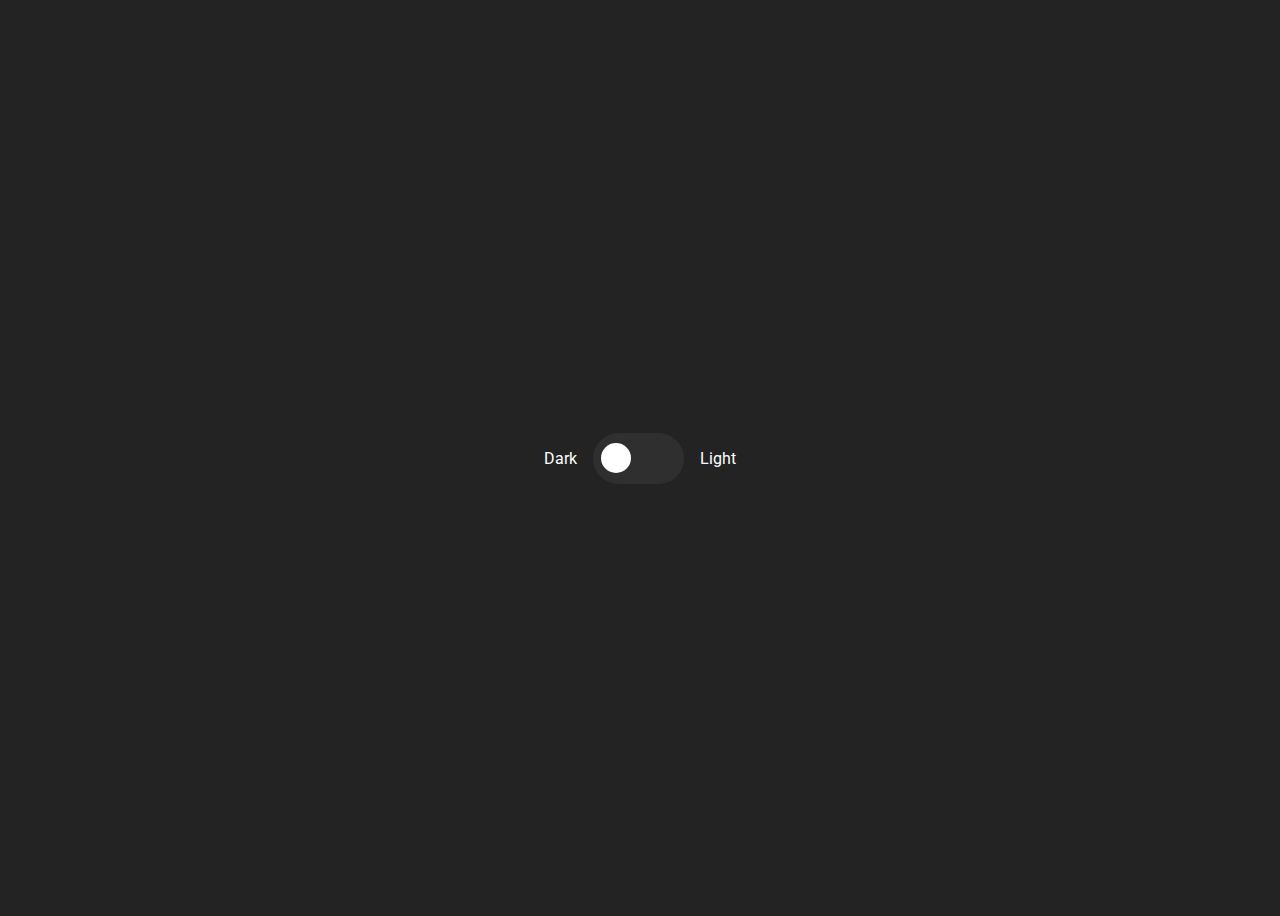
<file: Coursework_Chapter 1/Final project files/index.html>
<!DOCTYPE html>
<html lang="en">
<head>
    <meta charset="UTF-8">
    <meta http-equiv="X-UA-Compatible" content="IE=edge">
    <meta name="viewport" content="width=device-width, initial-scale=1.0">
    <title>Document</title>
    <link rel="preconnect" href="https://fonts.googleapis.com">
    <link rel="preconnect" href="https://fonts.gstatic.com" crossorigin>
    <link href="https://fonts.googleapis.com/css2?family=Roboto:wght@300&display=swap" rel="stylesheet">
    <link rel="stylesheet" href="css/main.css">
</head>
<body>
    <div class="container">
        <p class="label">Dark</p>
        <div class="switch" id="switch">
            <div class="handle" id="handle"></div>
        </div>
        <p class="label">Light</p>
    </div>

    <script>

        const switchBtn = document.getElementById('switch')
        const handle = document.getElementById('handle')
        //let switchStatus = 0; // 0 is dark, 1 is light
        let switchStatus = false; // false is dark, true is light

        switchBtn.addEventListener('click', toggleMode)

        function toggleMode() {
            if (!switchStatus) {
                switchStatus = true; // 0 otherwise
                document.documentElement.style.setProperty('--background-color', 'white')
                document.documentElement.style.setProperty('--text-color', 'black')
                handle.classList.add('move-right')
            } else {
                switchStatus = false; // 1 otherwise
                document.documentElement.style.setProperty('--background-color', '#232323')
                document.documentElement.style.setProperty('--text-color', 'white')
                handle.classList.remove('move-right')
            }
        }

    </script>
</body>
</html>
</file>
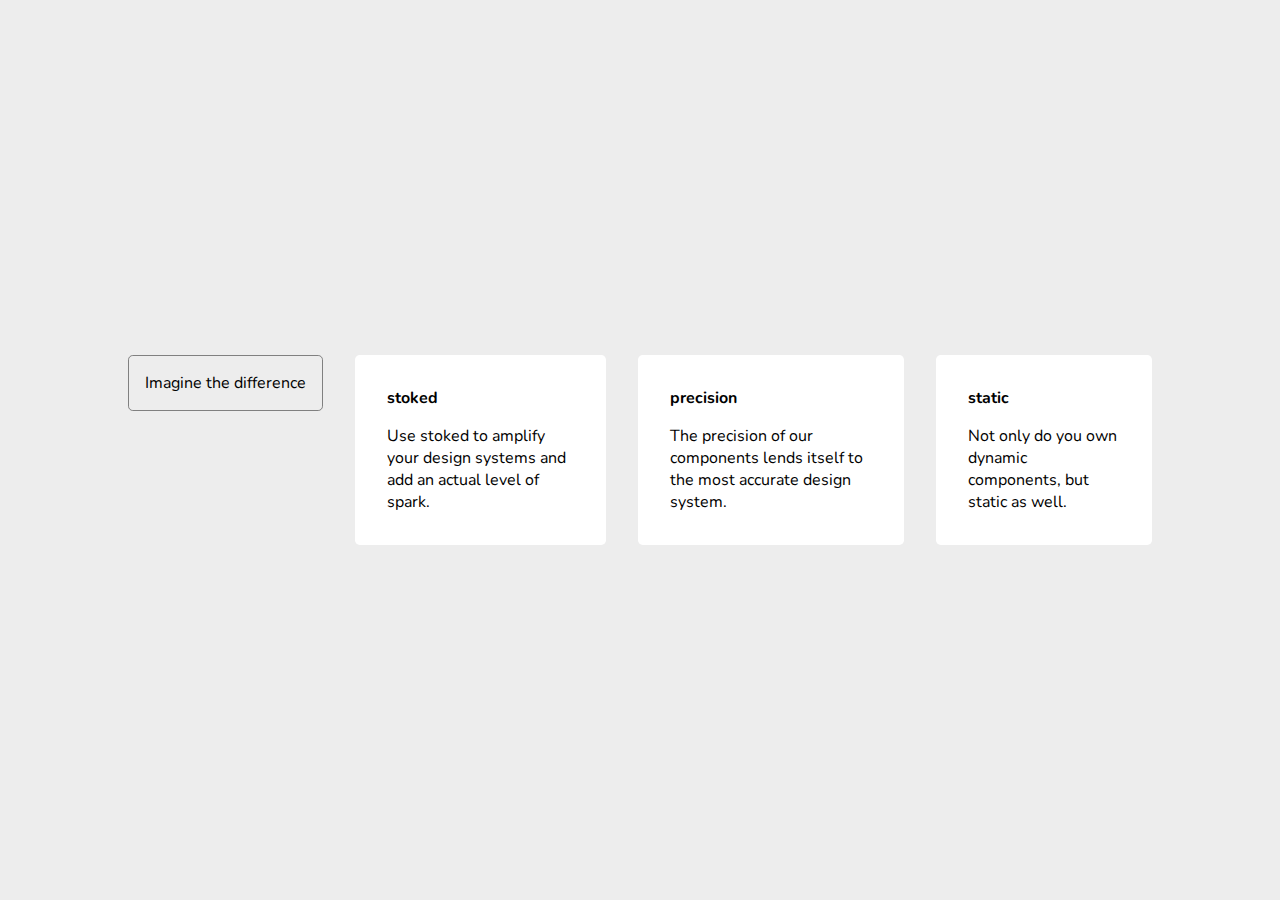
<file: Coursework_Chapter 1/Hover Cards/index.html>
<!DOCTYPE html>
<html lang="en">
<head>
    <meta charset="UTF-8">
    <meta http-equiv="X-UA-Compatible" content="IE=edge">
    <meta name="viewport" content="width=device-width, initial-scale=1.0">
    <title>Document</title>
    <link rel="preconnect" href="https://fonts.googleapis.com">
    <link rel="preconnect" href="https://fonts.gstatic.com" crossorigin>
    <link href="https://fonts.googleapis.com/css2?family=Nunito:wght@300;700&display=swap" rel="stylesheet">
    <link rel="stylesheet" href="css/main.css">
</head>
<body>
    <div class="container">
        <div class="btn-container">
            <a href="#" class="cta">Imagine the difference</a>
        </div>

        <ul>
            <li id="card1">
                <strong>stoked</strong>
                <p>Use stoked to amplify your design systems and add an actual level of spark.</p>
            </li>
            <li id="card2">
                <strong>precision</strong>
                <p>The precision of our components lends itself to the most accurate design system.</p>
            </li>
            <li id="card3">
                <strong>static</strong>
                <p>Not only do you own dynamic components, but static as well.</p>
            </li>
        </ul>
    </div>

    <script>
        const myArr = ['a', 'b', 'c', 'd', 'e', 'f', 'g', 'h', 'i', 'j']
        console.log(myArr)
        console.log(myArr[3])

        myArr.forEach(item => { 
            console.log(item)
        })

            const cards2 = [document.getElementById('card1'), document.getElementById('card2'), document.getElementById('card3')]

            cards2.forEach(item => { 
                item.style.transform = 'translateY(0)'
            })

            console.log(cards2)
            
            const cta = document.querySelector('.cta')
            const cards = document.querySelectorAll('li')
            let startTime = 0;
            let timeOffset = 100;

            console.log(cards)


            cta.addEventListener('mouseover', () => {
                cards2.forEach(card => {
                    card.style.transitionDelay = startTime + 'ms';
                    card.style.transform = 'translateY(0)'
                    startTime += timeOffset;
                    if (startTime >= 300)
                        startTime = 0;
                })
            })

            cta.addEventListener('mouseout', () => {
                cards2.forEach(card => {
                    card.style.transitionDelay = startTime + 'ms';
                    card.style.transform = 'translateY(-100%)'
                    startTime += timeOffset;
                    if (startTime >= 300)
                        startTime = 0;
                })
            })

            




/*
        const cta = document.querySelector('.cta')
        const cards = document.querySelectorAll('li')
        let startTime = 50
        let timeOffset = 100
        
        function cardReveal(enterOrLeave) {
            cards.forEach(card => {
                setTimeout(() => {
                    if(enterOrLeave === 'enter')
                        card.classList.add('animate')
                    else
                        card.classList.remove('animate')
                }, startTime)
                startTime += timeOffset
                
                if(startTime === 350)
                    startTime = 50
            })
        }

        cta.addEventListener('mouseenter', () => cardReveal('enter'))
        cta.addEventListener('mouseout', () => cardReveal('leave'))
        */





    </script>

</body>
</html>
</file>
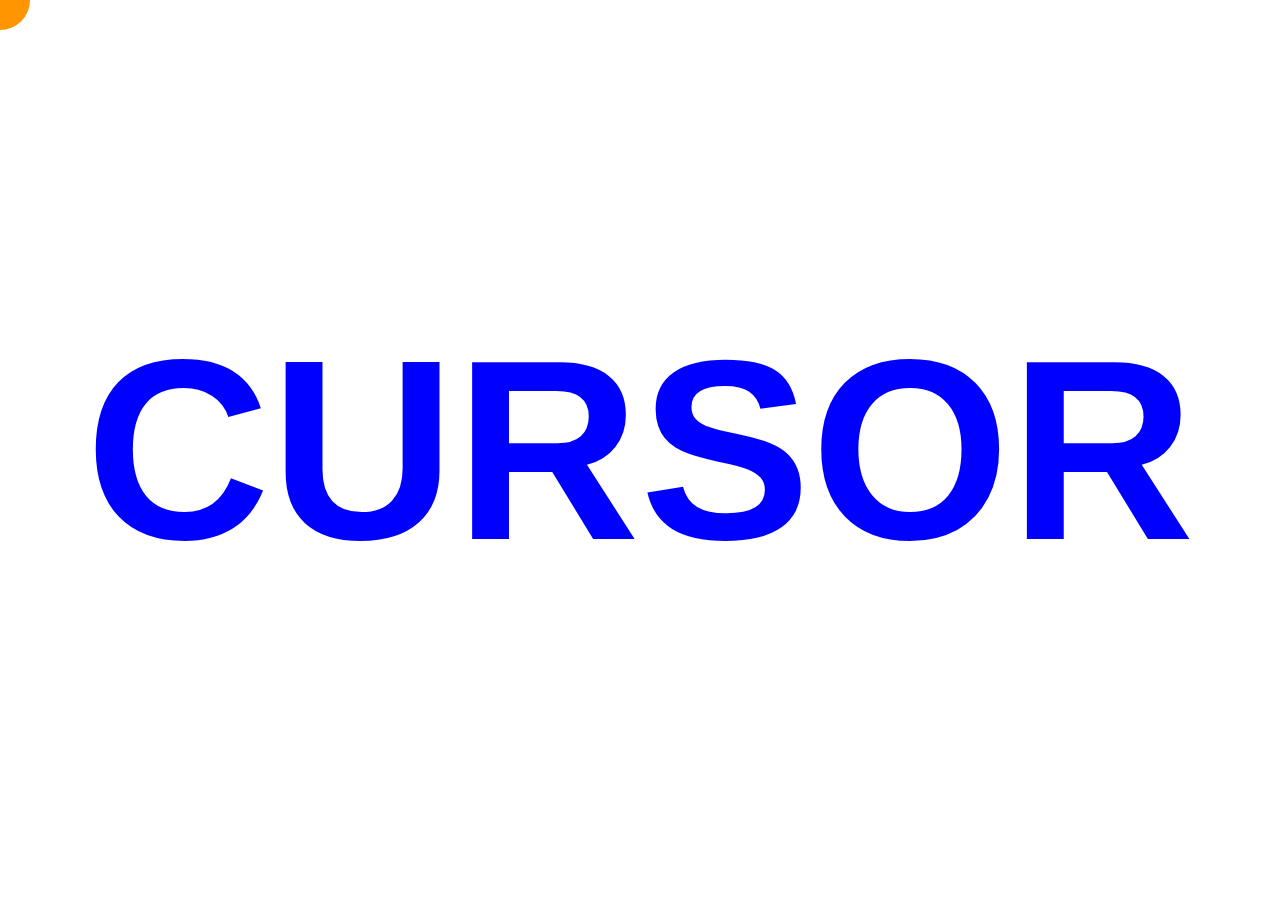
<file: Coursework_Chapter 1/Cursor Follow/After/index.html>
<!DOCTYPE html>
<html lang="en">
<head>
    <meta charset="UTF-8">
    <meta name="viewport" content="width=device-width, initial-scale=1.0">
    <title>Document</title>
    <link rel="stylesheet" href="css/main.css">
</head>
<body>
    <div id="cursor"></div>

    <h1>CURSOR</h1>

    <script>

        const cursor = document.getElementById('cursor');

        // get the dimensions of the cursor
        let cursorWidth = cursor.offsetWidth;
        let cursorHeight = cursor.offsetHeight;

        let settings = {
            mouseX: 0,
            mouseY: 0,
            xPos: 0,
            yPos: 0,
            speed: 15 // speed factor
        };

        function animate() {
            settings.xPos += (settings.mouseX - settings.xPos) / settings.speed;
            settings.yPos += (settings.mouseY - settings.yPos) / settings.speed;

            // use transform to change the position and center the cursor
            cursor.style.transform = `translate(${settings.xPos - cursorWidth / 2}px, ${settings.yPos - cursorHeight / 2}px)`;


            requestAnimationFrame(animate);
        }

        animate();

        document.addEventListener('mousemove', function(e) {
            settings.mouseX = e.pageX;
            settings.mouseY = e.pageY;
        });



    </script>
</body>
</html>
</file>
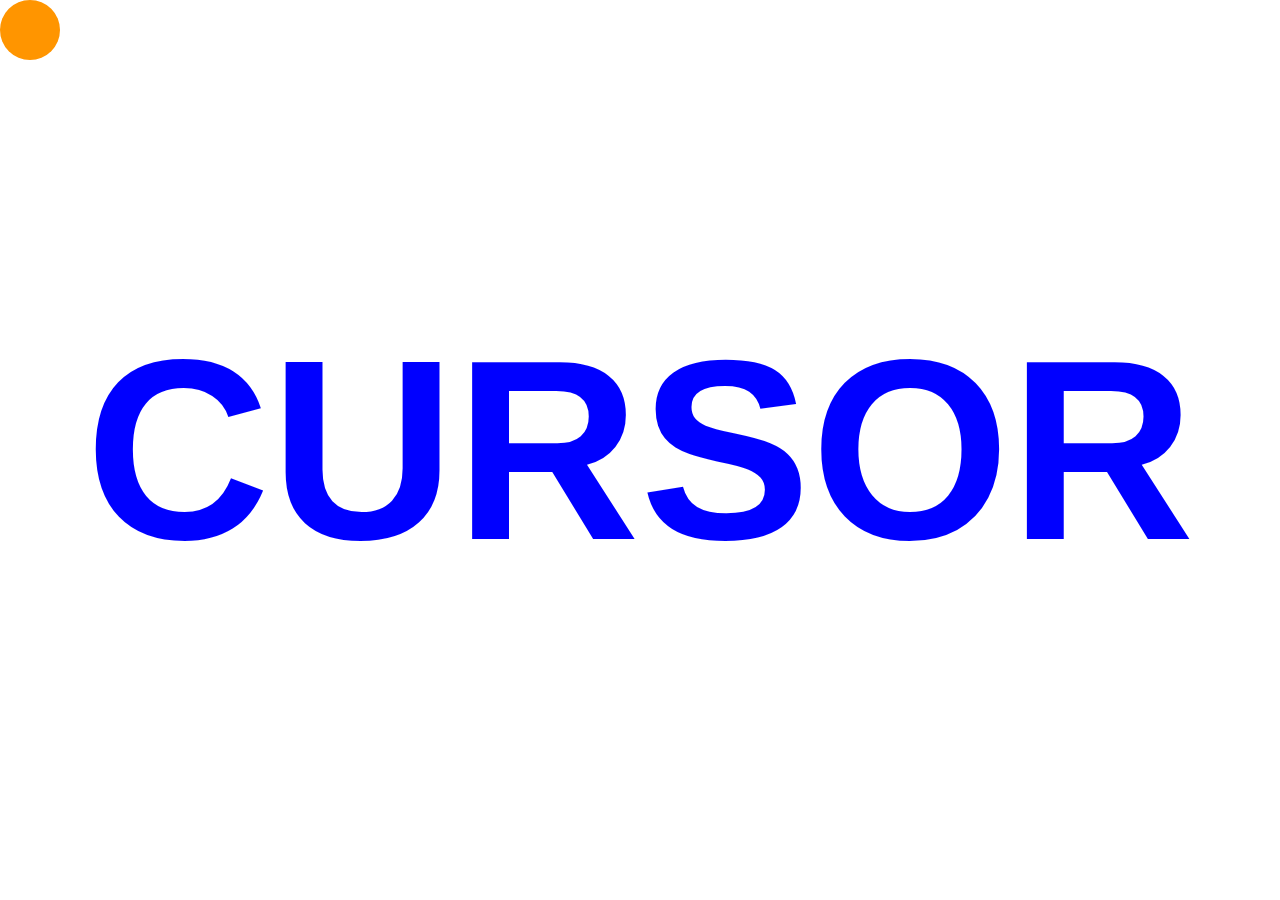
<file: Coursework_Chapter 1/Cursor Follow/Before/index.html>
<!DOCTYPE html>
<html lang="en">
<head>
    <meta charset="UTF-8">
    <meta name="viewport" content="width=device-width, initial-scale=1.0">
    <title>Document</title>
    <link rel="stylesheet" href="css/main.css">
</head>
<body>
    <div id="cursor"></div>

    <h1>CURSOR</h1>

    <script>

    </script>
</body>
</html>
</file>
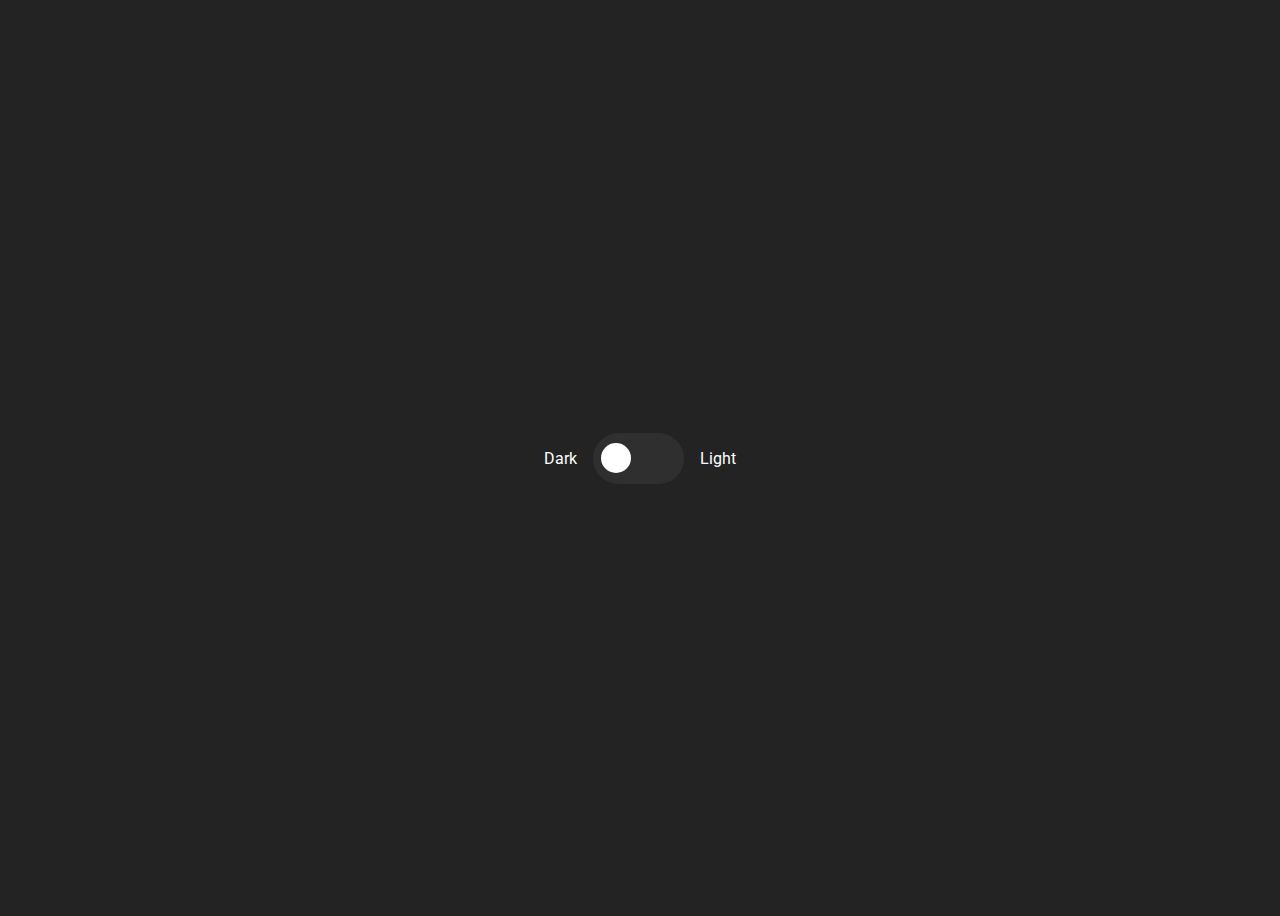
<file: Coursework_Chapter 1/2 - Dark Mode Toggle/Lesson 1/after/index.html>
<!DOCTYPE html>
<html lang="en">
<head>
    <meta charset="UTF-8">
    <meta http-equiv="X-UA-Compatible" content="IE=edge">
    <meta name="viewport" content="width=device-width, initial-scale=1.0">
    <title>Document</title>
    <link rel="preconnect" href="https://fonts.googleapis.com">
    <link rel="preconnect" href="https://fonts.gstatic.com" crossorigin>
    <link href="https://fonts.googleapis.com/css2?family=Roboto:wght@300&display=swap" rel="stylesheet">
    <link rel="stylesheet" href="css/main.css">
</head>
<body>

    <div class="container">
        <p class="label">Dark</p>
        <div class="switch" id="switch">
            <div class="handle" id="handle"></div>
        </div>
        <p class="label">Light</p>
    </div>

    <script>

        const switchBtn = document.getElementById('switch')
        const handle = document.getElementById('handle')
        let switchStatus = 0; // 0 is dark, 1 is light

        switchBtn.addEventListener('click', toggleMode)

        function toggleMode() {
            
        }



    </script>
</body>
</html>
</file>
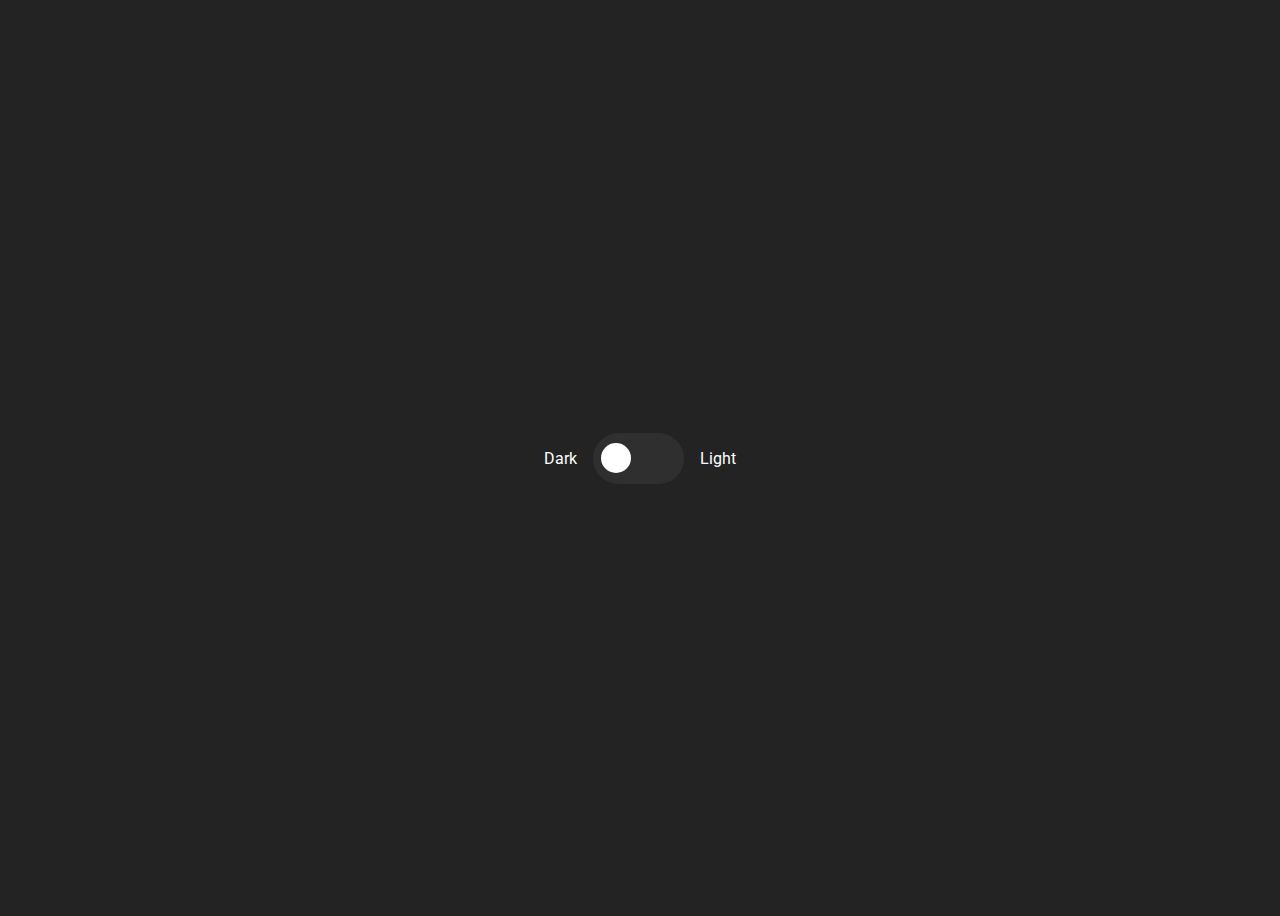
<file: Coursework_Chapter 1/2 - Dark Mode Toggle/Lesson 1/before/index.html>
<!DOCTYPE html>
<html lang="en">
<head>
    <meta charset="UTF-8">
    <meta http-equiv="X-UA-Compatible" content="IE=edge">
    <meta name="viewport" content="width=device-width, initial-scale=1.0">
    <title>Document</title>
    <link rel="preconnect" href="https://fonts.googleapis.com">
    <link rel="preconnect" href="https://fonts.gstatic.com" crossorigin>
    <link href="https://fonts.googleapis.com/css2?family=Roboto:wght@300&display=swap" rel="stylesheet">
    <link rel="stylesheet" href="css/main.css">
</head>
<body>

    <div class="container">
        <p class="label">Dark</p>
        <div class="switch" id="switch">
            <div class="handle" id="handle"></div>
        </div>
        <p class="label">Light</p>
    </div>

    <script>
         const switchBtn = document.getElementById('switch');
         const handle = document.getElementById('handle');
         let switchStatus = 0; //0 is dark 1 is light
         switchBtn.addEventListener('click', toggleMode)
         function toggleMode() {
            console.log('Hi')
         }
    </script>
</body>
</html>
</file>
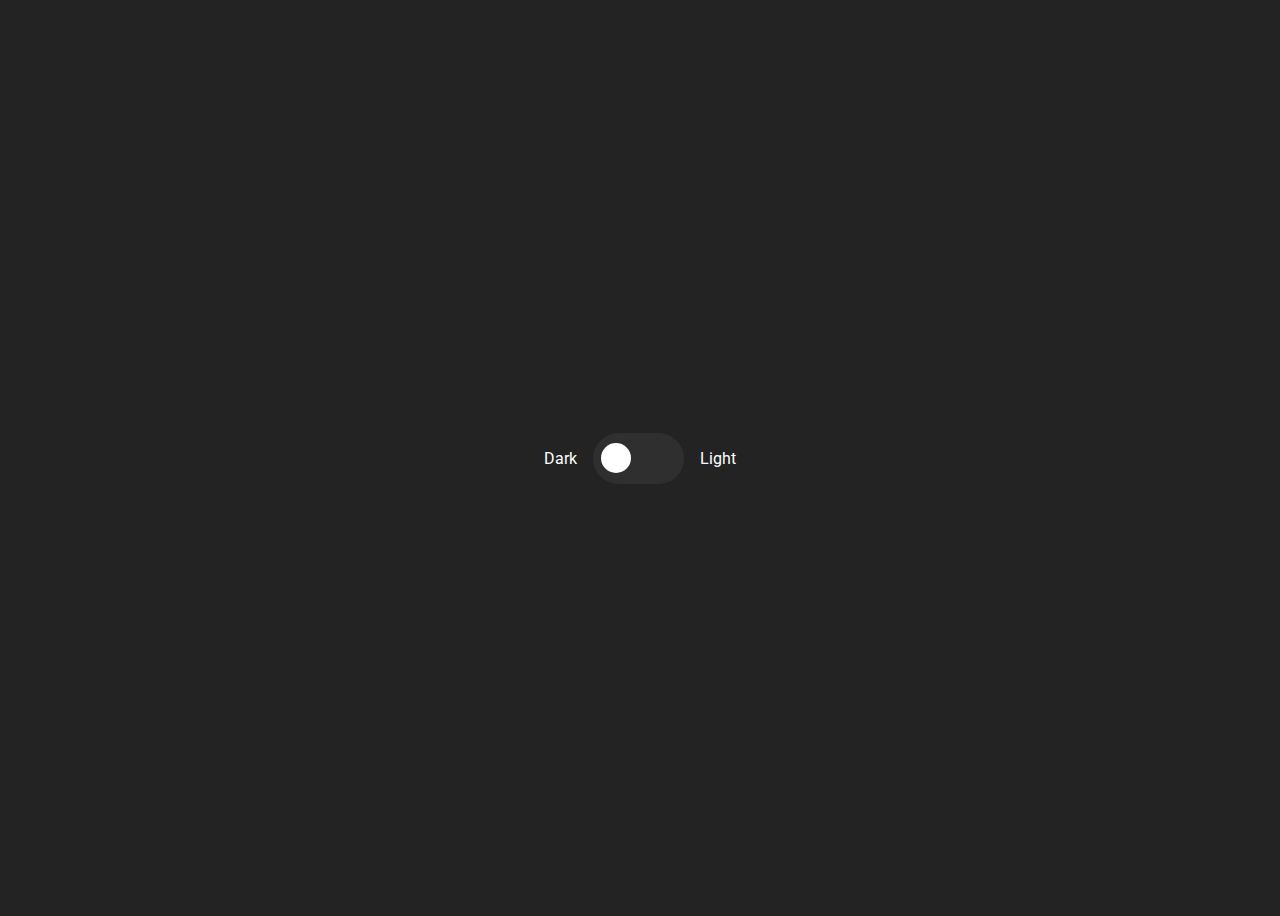
<file: Coursework_Chapter 1/2 - Dark Mode Toggle/Lesson 2/after/index.html>
<!DOCTYPE html>
<html lang="en">
<head>
    <meta charset="UTF-8">
    <meta http-equiv="X-UA-Compatible" content="IE=edge">
    <meta name="viewport" content="width=device-width, initial-scale=1.0">
    <title>Document</title>
    <link rel="preconnect" href="https://fonts.googleapis.com">
    <link rel="preconnect" href="https://fonts.gstatic.com" crossorigin>
    <link href="https://fonts.googleapis.com/css2?family=Roboto:wght@300&display=swap" rel="stylesheet">
    <link rel="stylesheet" href="css/main.css">
</head>
<body>

    <div class="container">
        <p class="label">Dark</p>
        <div class="switch" id="switch">
            <div class="handle" id="handle"></div>
        </div>
        <p class="label">Light</p>
    </div>

    <script>

        const switchBtn = document.getElementById('switch')
        const handle = document.getElementById('handle')
        let switchStatus = 0; // 0 is dark, 1 is light

        switchBtn.addEventListener('click', toggleMode)

        function toggleMode() {
            if (switchStatus === 0) {
                document.documentElement.style.setProperty('--background-color', 'white')
                document.documentElement.style.setProperty('--text-color', 'black')
                switchStatus = 1
            } else {
                switchStatus = 0
                document.documentElement.style.setProperty('--background-color', '#232323')
                document.documentElement.style.setProperty('--text-color', 'white')
            }
        }



    </script>
</body>
</html>
</file>
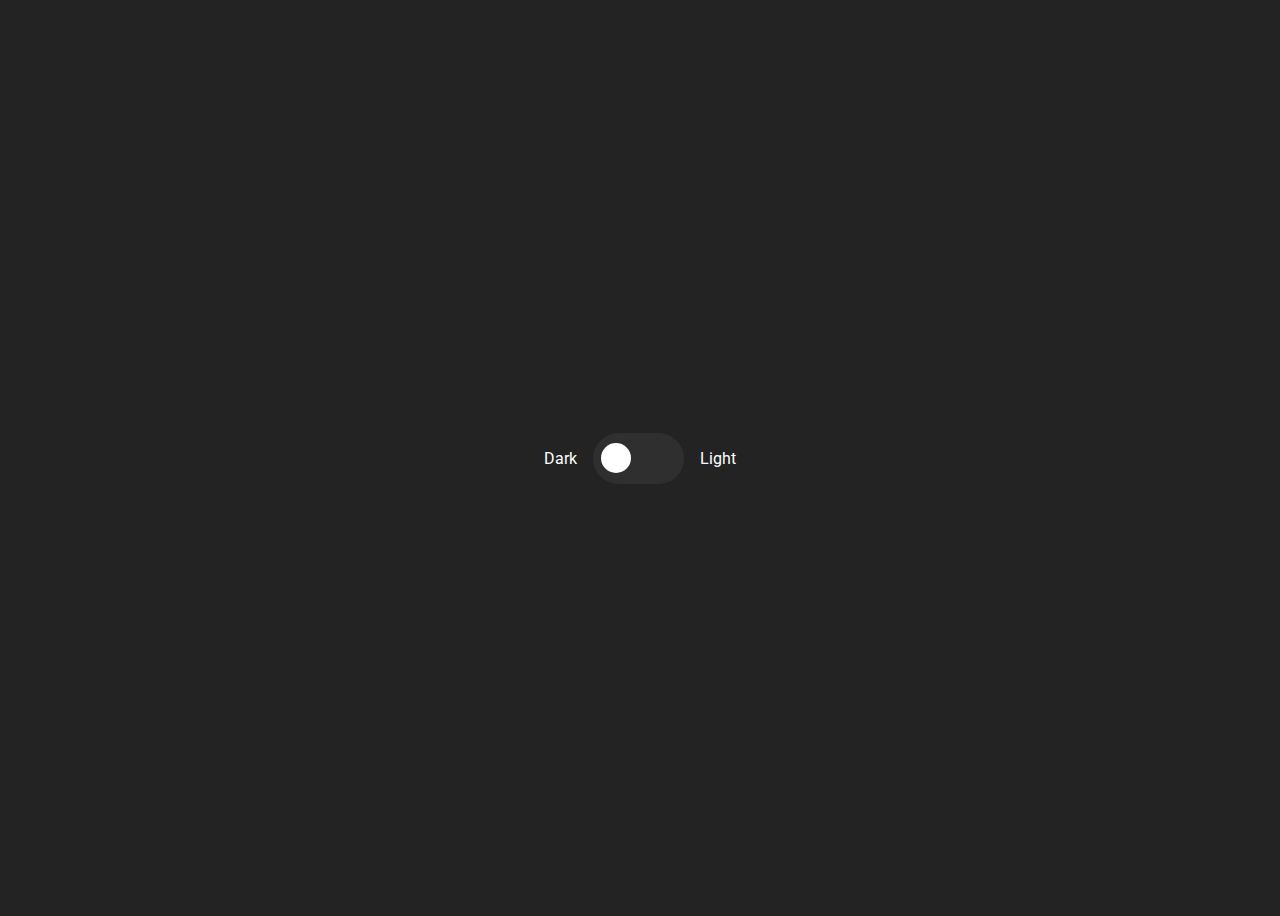
<file: Coursework_Chapter 1/2 - Dark Mode Toggle/Lesson 2/before/index.html>
<!DOCTYPE html>
<html lang="en">
<head>
    <meta charset="UTF-8">
    <meta http-equiv="X-UA-Compatible" content="IE=edge">
    <meta name="viewport" content="width=device-width, initial-scale=1.0">
    <title>Document</title>
    <link rel="preconnect" href="https://fonts.googleapis.com">
    <link rel="preconnect" href="https://fonts.gstatic.com" crossorigin>
    <link href="https://fonts.googleapis.com/css2?family=Roboto:wght@300&display=swap" rel="stylesheet">
    <link rel="stylesheet" href="css/main.css">
</head>
<body>

    <div class="container">
        <p class="label">Dark</p>
        <div class="switch" id="switch">
            <div class="handle" id="handle"></div>
        </div>
        <p class="label">Light</p>
    </div>

    <script>

        const switchBtn = document.getElementById('switch')
        const handle = document.getElementById('handle')
        let switchStatus = 0; // 0 is dark, 1 is light

        switchBtn.addEventListener('click', toggleMode)

        function toggleMode() {
            if (switchStatus === 0 ) {
                document.documentElement.style.setProperty('--background-color','white');
                document.documentElement.style.setProperty('--text-color','black');
                switchStatus = 1;
            } else {
                document.documentElement.style.setProperty('--background-color','#232323');
                document.documentElement.style.setProperty('--text-color','white');
                switchStatus = 0;
            }
        }

        

    </script>
</body>
</html>
</file>
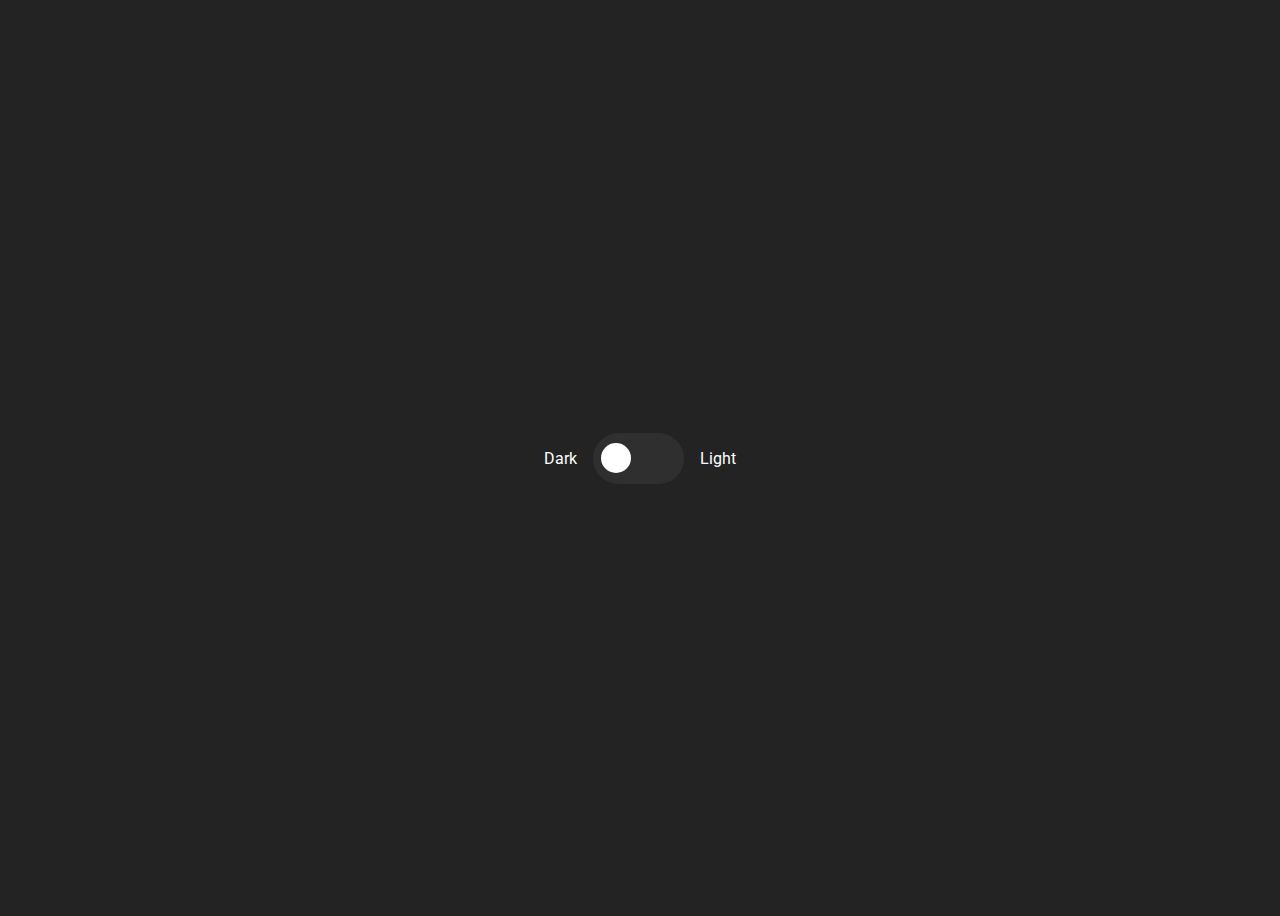
<file: Coursework_Chapter 1/2 - Dark Mode Toggle/Lesson 3/after/index.html>
<!DOCTYPE html>
<html lang="en">
<head>
    <meta charset="UTF-8">
    <meta http-equiv="X-UA-Compatible" content="IE=edge">
    <meta name="viewport" content="width=device-width, initial-scale=1.0">
    <title>Document</title>
    <link rel="preconnect" href="https://fonts.googleapis.com">
    <link rel="preconnect" href="https://fonts.gstatic.com" crossorigin>
    <link href="https://fonts.googleapis.com/css2?family=Roboto:wght@300&display=swap" rel="stylesheet">
    <link rel="stylesheet" href="css/main.css">
</head>
<body>

    <div class="container">
        <p class="label">Dark</p>
        <div class="switch" id="switch">
            <div class="handle" id="handle"></div>
        </div>
        <p class="label">Light</p>
    </div>

    <script>

        const switchBtn = document.getElementById('switch')
        const handle = document.getElementById('handle')
        //let switchStatus = 0; // 0 is dark, 1 is light
        let switchStatus = false;

        switchBtn.addEventListener('click', toggleMode)

        function toggleMode() {
            if (!switchStatus) {
                document.documentElement.style.setProperty('--background-color', 'white')
                document.documentElement.style.setProperty('--text-color', 'black')
                handle.classList.add('move-right')
                switchStatus = true

            } else {
                document.documentElement.style.setProperty('--background-color', '#232323')
                document.documentElement.style.setProperty('--text-color', 'white')
                handle.classList.remove('move-right')
                switchStatus = false
            }   
        }



    </script>
</body>
</html>
</file>
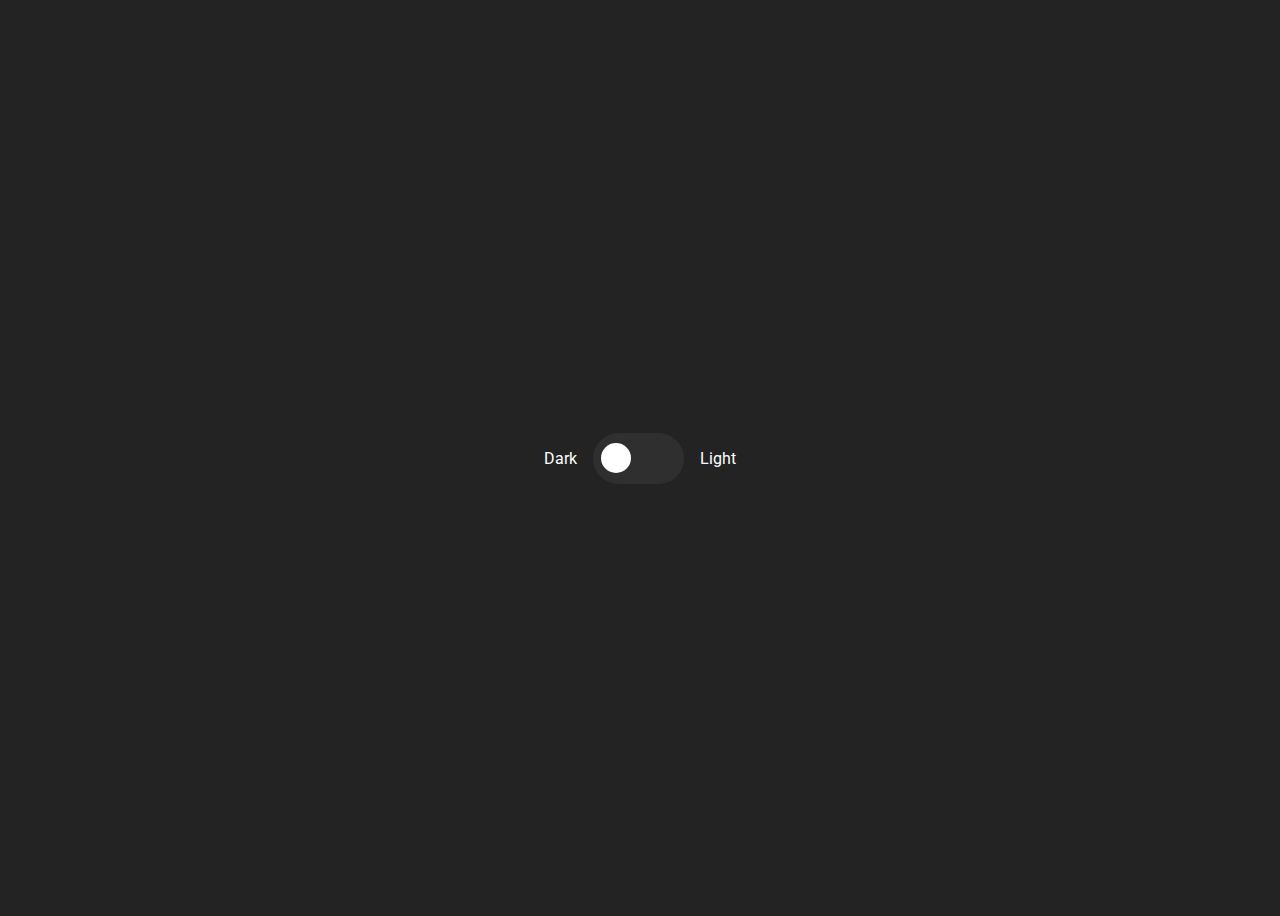
<file: Coursework_Chapter 1/2 - Dark Mode Toggle/Lesson 3/before/index.html>
<!DOCTYPE html>
<html lang="en">
<head>
    <meta charset="UTF-8">
    <meta http-equiv="X-UA-Compatible" content="IE=edge">
    <meta name="viewport" content="width=device-width, initial-scale=1.0">
    <title>Document</title>
    <link rel="preconnect" href="https://fonts.googleapis.com">
    <link rel="preconnect" href="https://fonts.gstatic.com" crossorigin>
    <link href="https://fonts.googleapis.com/css2?family=Roboto:wght@300&display=swap" rel="stylesheet">
    <link rel="stylesheet" href="css/main.css">
</head>
<body>

    <div class="container">
        <p class="label">Dark</p>
        <div class="switch" id="switch">
            <div class="handle" id="handle"></div>
        </div>
        <p class="label">Light</p>
    </div>

    <script>

        const switchBtn = document.getElementById('switch')
        const handle = document.getElementById('handle')
        // let switchStatus = 0; // 0 is dark, 1 is light
        let switchStatus = false

        switchBtn.addEventListener('click', toggleMode)

        function toggleMode() {
            if (!switchStatus) {
                document.documentElement.style.setProperty('--background-color', 'white')
                document.documentElement.style.setProperty('--text-color', 'black')
                switchStatus = true
                handle.classList.add('move-right')
            } else {
                document.documentElement.style.setProperty('--background-color', '#232323')
                document.documentElement.style.setProperty('--text-color', 'white')
                handle.classList.remove('move-right')
                switchStatus = false
            }
        }



    </script>
</body>
</html>
</file>
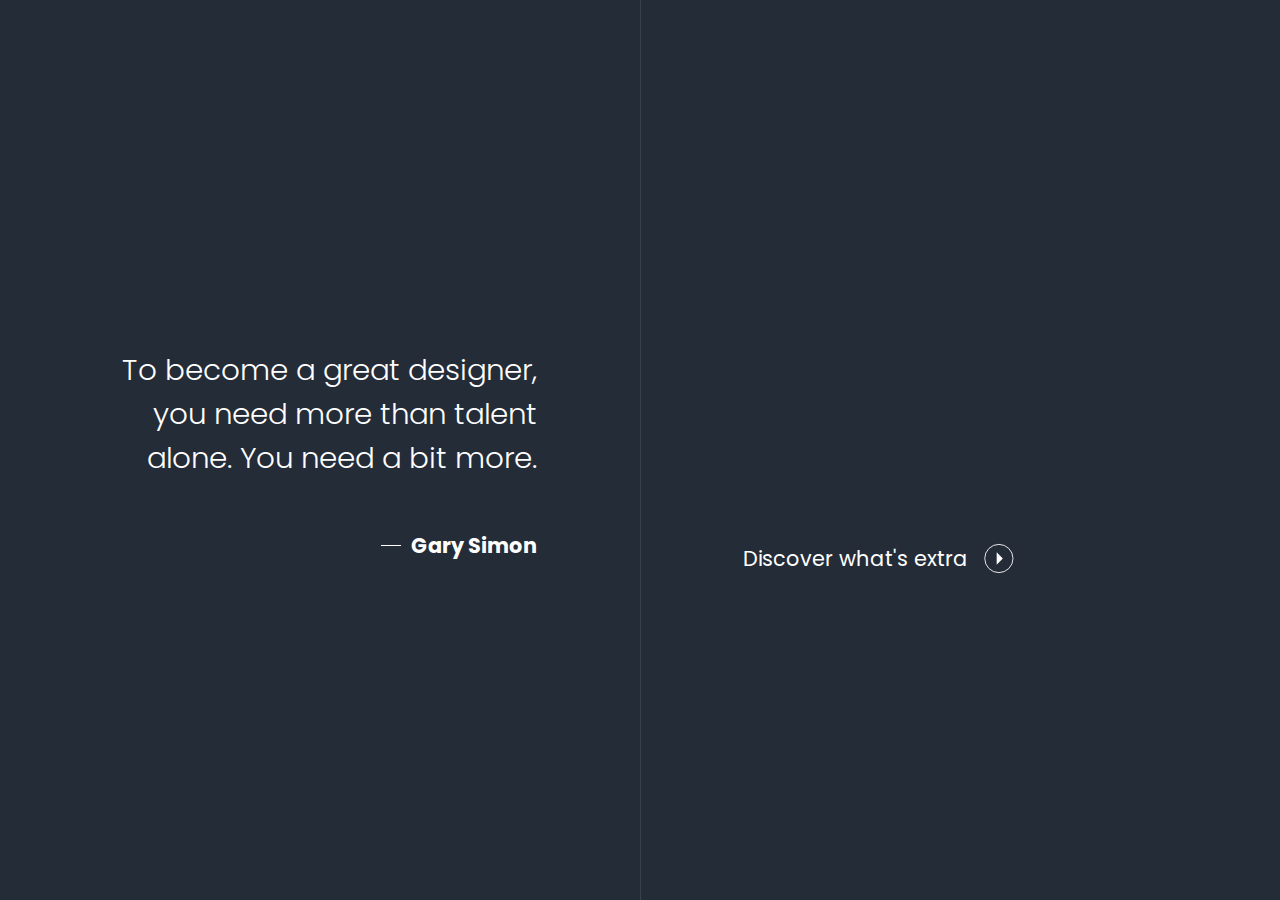
<file: Coursework_Chapter 1/Challenges/1 - Quote Reveal/final-project/index.html>
<!DOCTYPE html>
<html lang="en">
<head>
    <meta charset="UTF-8">
    <meta http-equiv="X-UA-Compatible" content="IE=edge">
    <meta name="viewport" content="width=device-width, initial-scale=1.0">
    <title>Document</title>
    <link rel="preconnect" href="https://fonts.googleapis.com">
    <link rel="preconnect" href="https://fonts.gstatic.com" crossorigin>
    <link href="https://fonts.googleapis.com/css2?family=Poppins:wght@300;700&display=swap" rel="stylesheet">
    <link rel="stylesheet" href="css/main.css">
</head>
<body>

    <div class="container">
        <div class="left">
            <div class="inner">
                <p class="quote">To become a great designer, you need more than talent alone. You need a bit more.</p>
                <p class="auth">Gary Simon</p>
            </div>
        </div>
        <div class="right">
            <div class="inner">
                <div class="mask mask1">
                    <a href="#" class="cta">
                        <span>Discover what's extra</span>
                        
                        <svg viewBox="0 0 34 34" fill="none" xmlns="http://www.w3.org/2000/svg">
                            <circle cx="16.8571" cy="16.9966" r="16.0034" fill="#242C38" stroke="white"/>
                            <path d="M14.3642 23.9824V10.0107L21.3501 16.9965L14.3642 23.9824Z" fill="white"/>
                        </svg>
                    </a>
                </div>

                <div class="mask">
                    <ul>
                        <li>Dedication</li>
                        <li>Consistency</li>
                        <li>Perseverance</li>
                        <li>Grit</li>
                        <li class="back">+a little bit of insanity</li>
                    </ul>
                </div>
            </div>
        </div>
    </div>

    <script>
        const cta = document.querySelector('.cta')
        const details = document.querySelector('ul')
        const back = document.querySelector('.back')
        let showDetails = false

        function detailPanel() {
            if (!showDetails) {
                cta.style.transform = 'translateX(110%)'
                details.style.transform = 'translateX(0)'
                showDetails = true
            } else {
                cta.style.transform = 'translateX(0)'
                details.style.transform = 'translateX(-100%)'
                showDetails = false
            }
        }

        cta.addEventListener('click', () => {
            detailPanel()
        })
        back.addEventListener('click', () => {
            detailPanel()
        })
    </script>
</body>
</html>
</file>
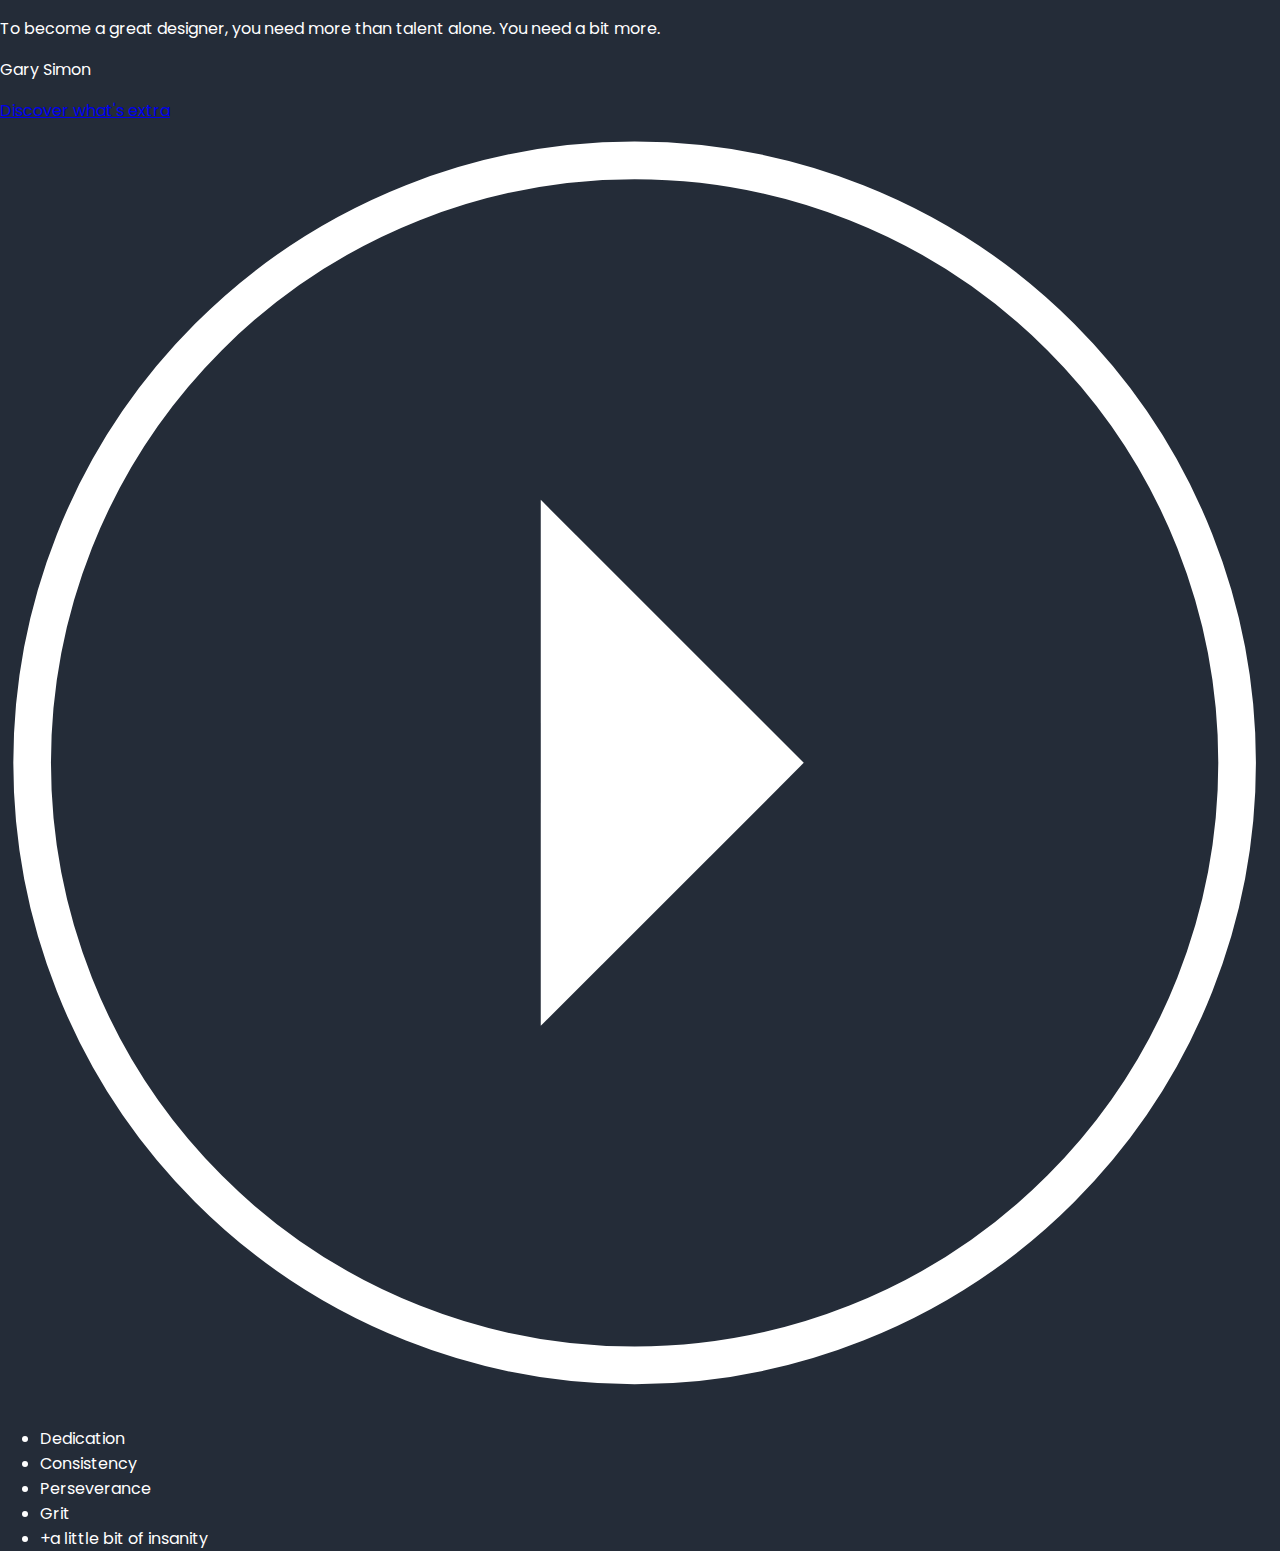
<file: Coursework_Chapter 1/Challenges/1 - Quote Reveal/lesson1-after/index.html>
<!DOCTYPE html>
<html lang="en">
<head>
    <meta charset="UTF-8">
    <meta http-equiv="X-UA-Compatible" content="IE=edge">
    <meta name="viewport" content="width=device-width, initial-scale=1.0">
    <title>Quote Project</title>
    <link rel="preconnect" href="https://fonts.googleapis.com">
    <link rel="preconnect" href="https://fonts.gstatic.com" crossorigin>
    <link href="https://fonts.googleapis.com/css2?family=Poppins:wght@300;700&display=swap" rel="stylesheet">
    <link rel="stylesheet" href="css/main.css">
</head>
<body>

    <div class="container">
        <div class="left">
            <div class="inner">
                <p class="quote">To become a great designer, you need more than talent alone. You need a bit more.</p>
                <p class="auth">Gary Simon</p>
            </div>
        </div>
        <div class="right">
            <div class="inner">
                <div class="mask mask1">
                    <a href="#">
                        <span>Discover what's extra</span>
                        <svg viewBox="0 0 34 34" fill="none">
                            <circle cx="16.8571" cy="16.9966" r="16.0034" fill="#242C38" stroke="white"/>
                            <path d="M14.3642 23.9824V10.0107L21.3501 16.9965L14.3642 23.9824Z" fill="white"/>
                        </svg>
                    </a>
                </div>

                <div class="mask">
                    <ul>
                        <li>Dedication</li>
                        <li>Consistency</li>
                        <li>Perseverance</li>
                        <li>Grit</li>
                        <li class="back">+a little bit of insanity</li>
                    </ul>
                </div>
            </div>
        </div>
    </div>


    <script>

    </script>
</body>
</html>
</file>
<file: Coursework_Chapter 1/Final project files/css/main.css>
:root {
  --background-color: #232323;
  --text-color: white;
}

body {
  background-color: var(--background-color);
  color: var(--text-color);
  display: grid;
  place-content: center;
  height: 100vh;
  transition: background-color 0.3s;
  font-family: "Roboto";
}

.container {
  display: flex;
  gap: 1em;
}
.container .switch {
  width: 75px;
  background: #2F2F2F;
  border-radius: 5em;
  display: flex;
  align-items: center;
  padding: 0.5em;
  cursor: pointer;
}
.container .switch .handle {
  border-radius: 50%;
  width: 30px;
  height: 30px;
  background: white;
  transition: transform 0.3s;
}

.move-right {
  transform: translateX(45px);
}/*# sourceMappingURL=main.css.map */
</file>
<file: Coursework_Chapter 1/Hover Cards/css/main.css>
body {
  height: 100vh;
  margin: 0;
  font-family: "Nunito";
  display: grid;
  place-content: center;
  background-color: #EDEDED;
}

.container {
  display: grid;
  grid-template-columns: repeat(2, auto);
  gap: 2em;
  margin: 0 10vw;
}

a.cta {
  color: black;
  text-decoration: none;
  border: 1px solid gray;
  display: inline-block;
  padding: 1em;
  border-radius: 0.3em;
}
a.cta:hover {
  background: rgb(222, 222, 222);
  border: none;
}

ul {
  list-style-type: none;
  margin: 0;
  padding: 0;
  display: flex;
  gap: 2em;
  overflow: hidden;
}
ul li {
  background: white;
  padding: 2em;
  border-radius: 0.3em;
  transform: translateY(-100%);
  transition: transform 1s cubic-bezier(0.165, 0.84, 0.44, 1);
}
ul li p {
  margin-bottom: 0;
}

.animate {
  transform: translateY(0); /* Final position on screen */
}/*# sourceMappingURL=main.css.map */
</file>
<file: Coursework_Chapter 1/Cursor Follow/After/css/main.css>
body {
  margin: 0;
  height: 100vh;
  font-family: "Bebas Neue", sans-serif;
  display: grid;
  place-content: center;
}

#cursor {
  position: absolute;
  width: 60px;
  height: 60px;
  border-radius: 50%;
  background: rgb(255, 149, 0);
  pointer-events: none;
  mix-blend-mode: darken;
}

h1 {
  font-size: 20vw;
  color: blue;
  pointer-events: none;
}/*# sourceMappingURL=main.css.map */
</file>
<file: Coursework_Chapter 1/Cursor Follow/Before/css/main.css>
body {
  margin: 0;
  height: 100vh;
  font-family: "Bebas Neue", sans-serif;
  display: grid;
  place-content: center;
}

#cursor {
  position: absolute;
  width: 60px;
  height: 60px;
  border-radius: 50%;
  background: rgb(255, 149, 0);
  pointer-events: none;
  mix-blend-mode: darken;
}

h1 {
  font-size: 20vw;
  color: blue;
  pointer-events: none;
}/*# sourceMappingURL=main.css.map */
</file>
<file: Coursework_Chapter 1/2 - Dark Mode Toggle/Lesson 1/after/css/main.css>
:root {
  --background-color: #232323;
  --text-color: white;
}

body {
  background-color: var(--background-color);
  color: var(--text-color);
  display: grid;
  place-content: center;
  height: 100vh;
  transition: background-color 0.3s;
  font-family: "Roboto";
}

.container {
  display: flex;
  gap: 1em;
}
.container .switch {
  width: 75px;
  background: #2F2F2F;
  border-radius: 5em;
  display: flex;
  align-items: center;
  padding: 0.5em;
  cursor: pointer;
}
.container .switch .handle {
  border-radius: 50%;
  width: 30px;
  height: 30px;
  background: white;
  transition: transform 0.3s;
}

.move-right {
  transform: translateX(45px);
}/*# sourceMappingURL=main.css.map */
</file>
<file: Coursework_Chapter 1/2 - Dark Mode Toggle/Lesson 1/before/css/main.css>
:root {
  --background-color: #232323;
  --text-color: white;
  overflow: hidden;
}

body {
  background-color: var(--background-color);
  color: var(--text-color);
  display: grid;
  place-content: center;
  height: 100vh;
  transition: background-color 0.3s;
  font-family: "Roboto";
}

.container {
  display: flex;
  gap: 1em;
}
.container .switch {
  width: 75px;
  background: #2F2F2F;
  border-radius: 5em;
  display: flex;
  align-items: center;
  padding: 0.5em;
  cursor: pointer;
}
.container .switch .handle {
  border-radius: 50%;
  width: 30px;
  height: 30px;
  background: white;
  transition: transform 0.3s;
}

.move-right {
  transform: translateX(45px);
}/*# sourceMappingURL=main.css.map */
</file>
<file: Coursework_Chapter 1/2 - Dark Mode Toggle/Lesson 2/after/css/main.css>
:root {
  --background-color: #232323;
  --text-color: white;
}

body {
  background-color: var(--background-color);
  color: var(--text-color);
  display: grid;
  place-content: center;
  height: 100vh;
  transition: background-color 0.3s;
  font-family: "Roboto";
}

.container {
  display: flex;
  gap: 1em;
}
.container .switch {
  width: 75px;
  background: #2F2F2F;
  border-radius: 5em;
  display: flex;
  align-items: center;
  padding: 0.5em;
  cursor: pointer;
}
.container .switch .handle {
  border-radius: 50%;
  width: 30px;
  height: 30px;
  background: white;
  transition: transform 0.3s;
}

.move-right {
  transform: translateX(45px);
}/*# sourceMappingURL=main.css.map */
</file>
<file: Coursework_Chapter 1/2 - Dark Mode Toggle/Lesson 2/before/css/main.css>
:root {
  --background-color: #232323;
  --text-color: white;
}

body {
  background-color: var(--background-color);
  color: var(--text-color);
  display: grid;
  place-content: center;
  height: 100vh;
  transition: background-color 0.3s;
  font-family: "Roboto";
}

.container {
  display: flex;
  gap: 1em;
}
.container .switch {
  width: 75px;
  background: #2F2F2F;
  border-radius: 5em;
  display: flex;
  align-items: center;
  padding: 0.5em;
  cursor: pointer;
}
.container .switch .handle {
  border-radius: 50%;
  width: 30px;
  height: 30px;
  background: white;
  transition: transform 0.3s;
}

.move-right {
  transform: translateX(45px);
}/*# sourceMappingURL=main.css.map */
</file>
<file: Coursework_Chapter 1/2 - Dark Mode Toggle/Lesson 3/after/css/main.css>
:root {
  --background-color: #232323;
  --text-color: white;
}

body {
  background-color: var(--background-color);
  color: var(--text-color);
  display: grid;
  place-content: center;
  height: 100vh;
  transition: background-color 0.3s;
  font-family: "Roboto";
}

.container {
  display: flex;
  gap: 1em;
}
.container .switch {
  width: 75px;
  background: #2F2F2F;
  border-radius: 5em;
  display: flex;
  align-items: center;
  padding: 0.5em;
  cursor: pointer;
}
.container .switch .handle {
  border-radius: 50%;
  width: 30px;
  height: 30px;
  background: white;
  transition: transform 0.3s;
}

.move-right {
  transform: translateX(45px);
}/*# sourceMappingURL=main.css.map */
</file>
<file: Coursework_Chapter 1/2 - Dark Mode Toggle/Lesson 3/before/css/main.css>
:root {
  --background-color: #232323;
  --text-color: white;
}

body {
  background-color: var(--background-color);
  color: var(--text-color);
  display: grid;
  place-content: center;
  height: 100vh;
  transition: background-color 0.3s;
  font-family: "Roboto";
}

.container {
  display: flex;
  gap: 1em;
}
.container .switch {
  width: 75px;
  background: #2F2F2F;
  border-radius: 5em;
  display: flex;
  align-items: center;
  padding: 0.5em;
  cursor: pointer;
}
.container .switch .handle {
  border-radius: 50%;
  width: 30px;
  height: 30px;
  background: white;
  transition: transform 0.3s;
}

.move-right {
  transform: translateX(45px);
}/*# sourceMappingURL=main.css.map */
</file>
<file: Coursework_Chapter 1/Challenges/1 - Quote Reveal/final-project/css/main.css>
body {
  height: 100vh;
  margin: 0;
  padding: 0;
  background: #242C38;
  color: white;
  font-family: "Poppins";
}

.container {
  display: flex;
  justify-content: center;
  height: 100vh;
}

.left, .right {
  display: grid;
  align-content: center;
  flex: 1;
  padding: 0 8vw;
}

.left {
  border-right: 1px solid rgba(255, 255, 255, 0.1);
}

p.quote, ul {
  font-size: 2.3vw;
  font-weight: 300;
}

p.quote, p.auth {
  text-align: right;
}

p.auth {
  font-weight: bold;
  font-size: 1.3rem;
  position: relative;
  float: right;
}
p.auth:before {
  content: "";
  position: absolute;
  height: 0;
  width: 20px;
  border-bottom: 1px solid white;
  top: 50%;
  left: -30px;
}

.mask {
  overflow: hidden;
}

a.cta {
  color: white;
  display: flex;
  gap: 1em;
  text-decoration: none;
  transition: transform 0.4s cubic-bezier(0.47, 1.64, 0.41, 0.8);
  align-self: flex-end;
}
a.cta span {
  font-size: 1.3rem;
}
a.cta span:hover {
  text-decoration: underline;
}
a.cta svg {
  width: 30px;
}
a.cta:hover circle {
  fill: white;
}
a.cta:hover path {
  fill: #242C38;
}

ul {
  margin: 0;
  padding: 0;
  list-style-type: none;
  transform: translateX(-100%);
  transition: transform 0.4s cubic-bezier(0.47, 1.64, 0.41, 0.8);
}
ul li {
  margin-bottom: 0.3em;
}
ul li.back {
  color: #677A98;
  font-size: 0.7em;
  cursor: pointer;
}

.right .inner {
  position: relative;
}
.right .inner .mask1 {
  position: absolute;
  bottom: 0;
}/*# sourceMappingURL=main.css.map */
</file>
<file: Coursework_Chapter 1/Challenges/1 - Quote Reveal/lesson1-after/css/main.css>
body {
  height: 100vh;
  margin: 0;
  padding: 0;
  background: #242C38;
  color: white;
  font-family: "Poppins";
}/*# sourceMappingURL=main.css.map */
</file>
